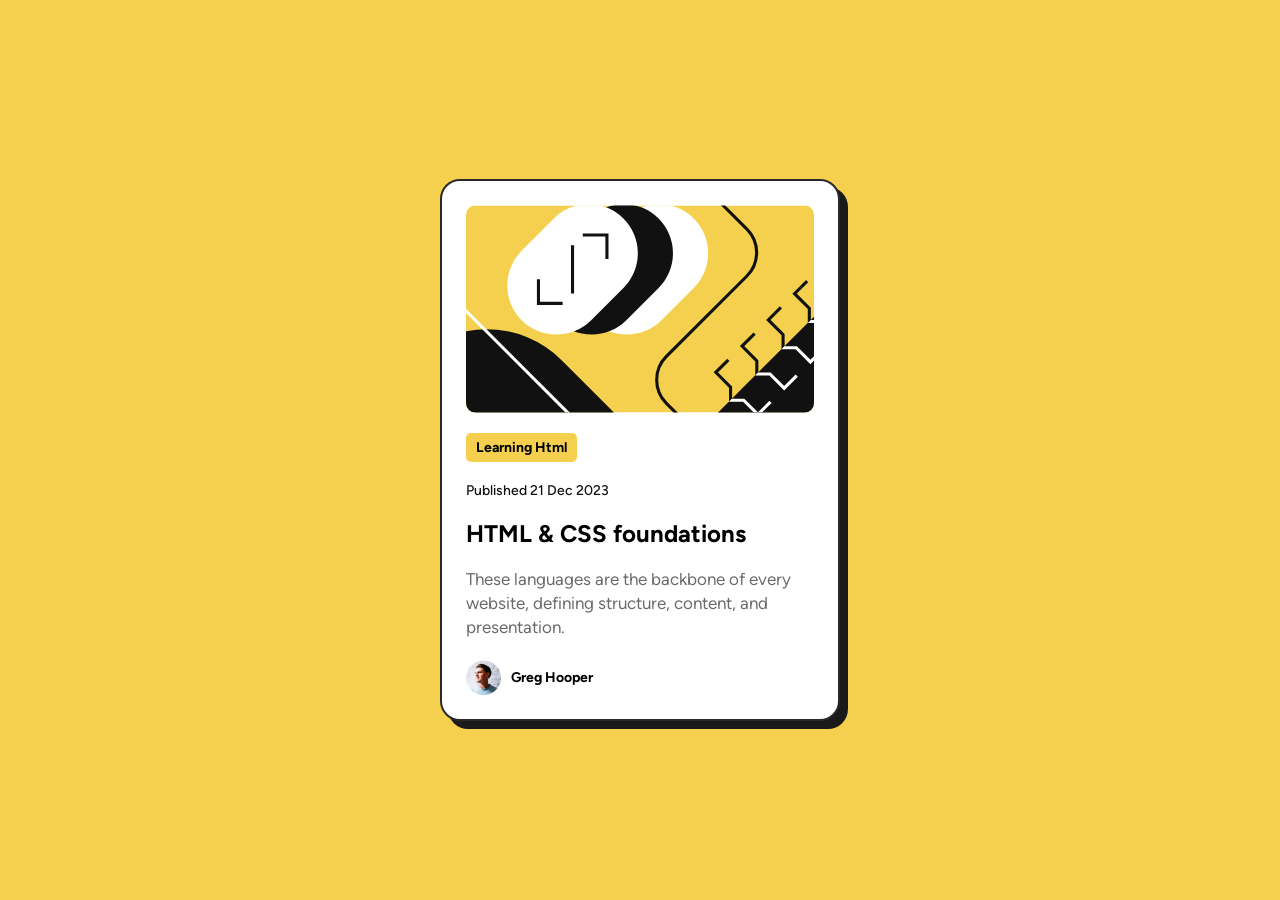
<file: day-1-blog-preview-card/index.html>
<!doctype html>
<html lang="en">
  <head>
    <meta charset="UTF-8" />
    <meta name="viewport" content="width=device-width, initial-scale=1.0" />
    <meta
      name="description"
      content="Blog preview card built using HTML & CSS"
    />
    <meta property="og:title" content="Frontend Mentor | Blog preview card" />
    <meta
      property="og:description"
      content="Blog preview card built using HTML & CSS"
    />
    <meta property="og:type" content="website" />
    <meta
      property="og:url"
      content="https://harshaweb09.github.io/Learning-by-building/day-1-blog-preview-card/"
    />
    <meta
      property="og:image"
      content="https://harshaweb09.github.io/Learning-by-building/day-1-blog-preview-card/preview.jpg"
    />
    <!-- displays site properly based on user's device -->
    <link
      rel="icon"
      type="image/png"
      sizes="32x32"
      href="./assets/images/favicon-32x32.png"
    />
    <title>Frontend Mentor | Blog preview card</title>
    <link rel="stylesheet" href="./style.css" />
  </head>
  <body>
    <main>
      <article class="card">
        <img
          class="card-img"
          src="./assets/images/illustration-article.svg"
          alt="Blog header graphic"
        />
        <p class="card-tag-p"><span class="card-tag">Learning Html </span></p>
        <p class="card-date">
          Published <time datetime="2023-12-21">21 Dec 2023</time>
        </p>
        <h1 class="card-title">HTML & CSS foundations</h1>
        <p class="card-body">
          These languages are the backbone of every website, defining structure,
          content, and presentation.
        </p>
        <footer class="card-author">
          <img
            src="./assets/images/image-avatar.webp"
            alt="Greg Hooper"
            class="author-avathar"
          />
          <span class="author-name">Greg Hooper</span>
        </footer>
      </article>
    </main>
  </body>
</html>
</file>
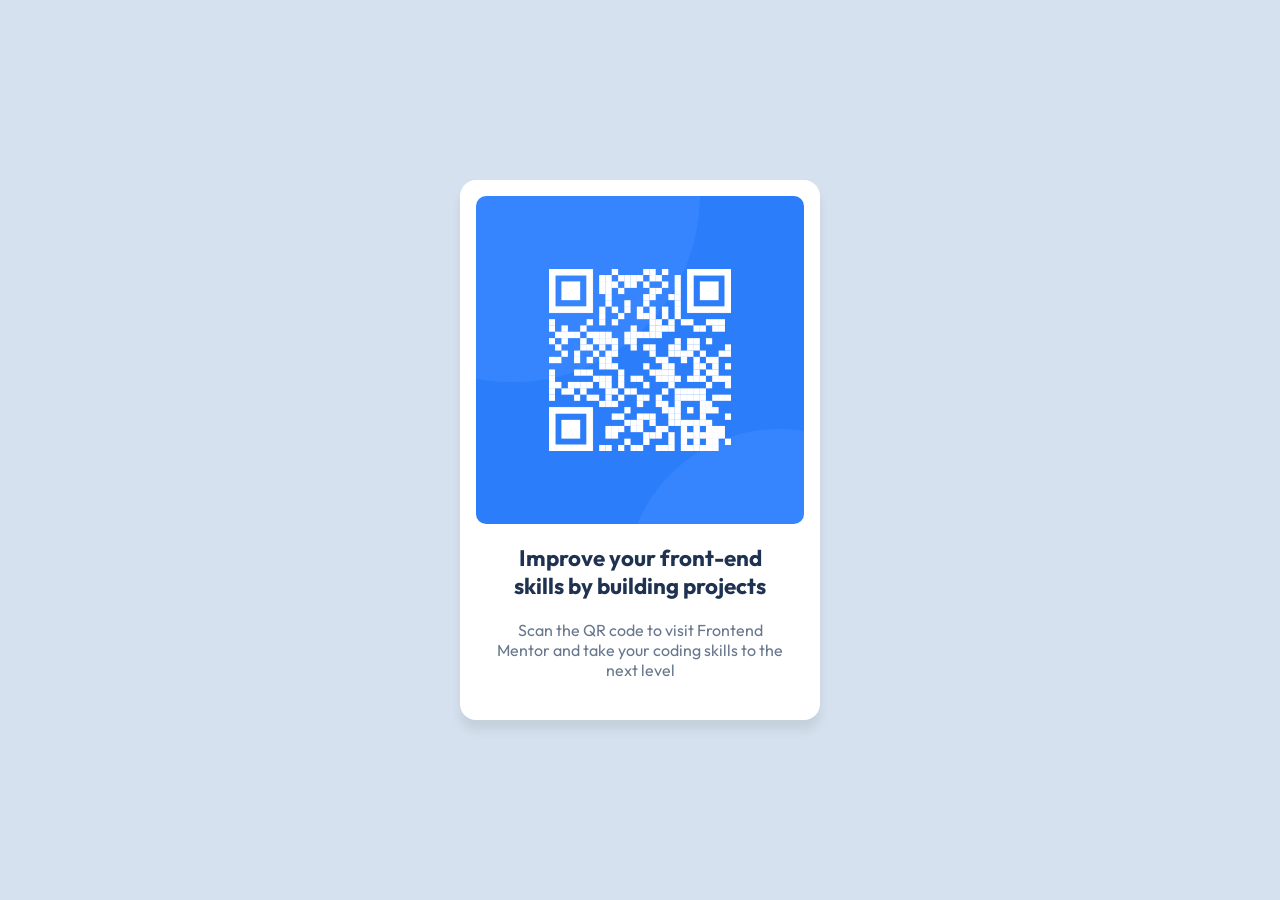
<file: day-1-qr-code-component/index.html>
<!doctype html>
<html lang="en">
  <head>
    <meta charset="UTF-8" />
    <meta name="viewport" content="width=device-width, initial-scale=1.0" />
    <!-- displays site properly based on user's device -->
    <link
      rel="icon"
      type="image/png"
      sizes="32x32"
      href="./images/favicon-32x32.png"
    />
    <title>Frontend Mentor | QR code component</title>
    <meta property="og:title" content="Frontend Mentor | QR code component" />
    <meta
      property="og:description"
      content="A QR code component built with HTML and CSS."
    />
    <meta property="og:type" content="website" />
    <meta
      property="og:url"
      content="https://harshaweb09.github.io/Learning-by-building/day-1-qr-code-component/"
    />
    <meta
      property="og:image"
      content="https://harshaweb09.github.io/Learning-by-building/day-1-qr-code-component/images/preview.png"
    />
    <link rel="preconnect" href="https://fonts.googleapis.com" />
    <link rel="preconnect" href="https://fonts.gstatic.com" crossorigin />
    <link
      href="https://fonts.googleapis.com/css2?family=Inter:ital,opsz,wght@0,14..32,100..900;1,14..32,100..900&family=Outfit:wght@100..900&family=Playfair+Display:ital,wght@0,400..900;1,400..900&display=swap"
      rel="stylesheet"
    />
    <link rel="stylesheet" href="./styles.css" />
  </head>
  <body>
    <div class="card">
      <img
        src="./images/image-qr-code.png"
        alt="QR code to visit frontend mentor"
      />
      <h1>Improve your front-end skills by building projects</h1>
      <p>
        Scan the QR code to visit Frontend Mentor and take your coding skills to
        the next level
      </p>
    </div>
  </body>
</html>
</file>
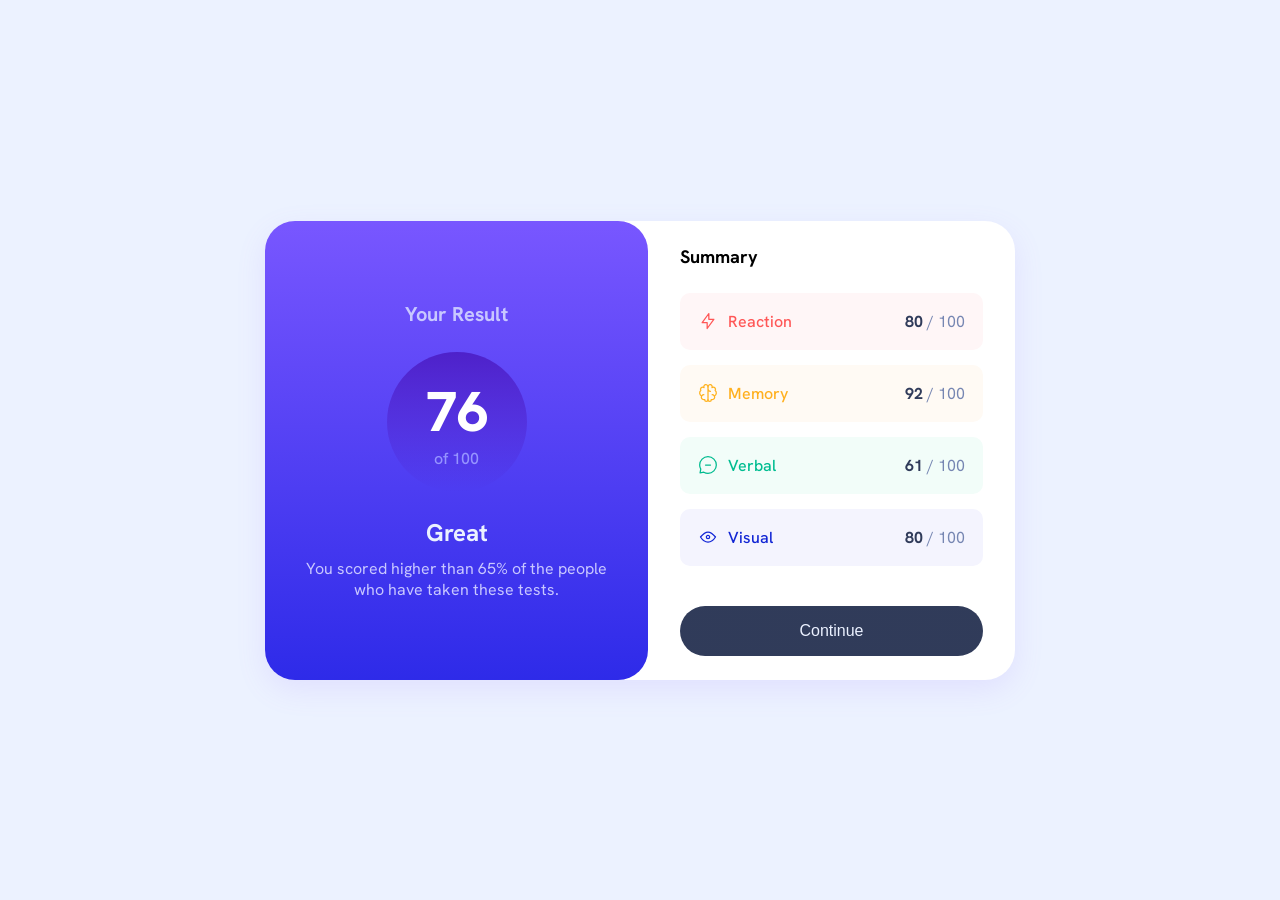
<file: results-summary-component-main/index.html>
<!doctype html>
<html lang="en">
  <head>
    <meta charset="UTF-8" />
    <meta name="viewport" content="width=device-width, initial-scale=1.0" />
    <title>Results summary component</title>
    <meta
      name="description"
      content="A clean, responsive results summary component challenge dashboard."
    />
    <meta property="og:type" content="profile" />
    <meta
      property="og:url"
      content="https://harshaweb09.github.io/Learning-by-building/results-summary-component-main/"
    />
    <meta property="og:title" content="Results Summary Component" />
    <meta
      property="og:description"
      content="View your test metrics analysis including reaction, memory, verbal, and visual scores."
    />
    <meta
      property="og:image"
      content="https://harshaweb09.github.io/Learning-by-building/results-summary-component-main/assets/images/preview.png"
    />
    <link rel="stylesheet" href="./style.css" />
  </head>
  <body>
    <main>
      <article class="result-summary-card">
        <section class="results-panel">
          <h1 class="pannel-title">Your Result</h1>
          <div class="score-display">
            <span class="score-obtained">76</span>
            <span class="score-total">of 100</span>
          </div>
          <p class="score-feedback">Great</p>
          <p class="score-comparison">
            You scored higher than 65% of the people who have taken these tests.
          </p>
        </section>
        <section class="summary-panel">
          <h2 class="pannel-title">Summary</h2>
          <ul class="metrics-list">
            <li class="metric-item reaction">
              <span class="metric-label">
                <img
                  src="./assets/images/icon-reaction.svg"
                  alt=""
                  aria-hidden="true"
                />
                Reaction
              </span>
              <span class="metric-score"><strong>80</strong> / 100</span>
            </li>
            <li class="metric-item memory">
              <span class="metric-label">
                <img
                  src="./assets/images/icon-memory.svg"
                  alt=""
                  aria-hidden="true"
                />
                Memory
              </span>
              <span class="metric-score"><strong>92</strong> / 100</span>
            </li>
            <li class="metric-item verbal">
              <span class="metric-label">
                <img
                  src="./assets/images/icon-verbal.svg"
                  alt=""
                  aria-hidden="true"
                />
                Verbal
              </span>
              <span class="metric-score"><strong>61</strong> / 100</span>
            </li>
            <li class="metric-item visual">
              <span class="metric-label">
                <img
                  src="./assets/images/icon-visual.svg"
                  alt=""
                  aria-hidden="true"
                />
                Visual
              </span>
              <span class="metric-score"><strong>80</strong> / 100</span>
            </li>
          </ul>
          <button class="btn-continue">Continue</button>
        </section>
      </article>
    </main>
  </body>
</html>
</file>
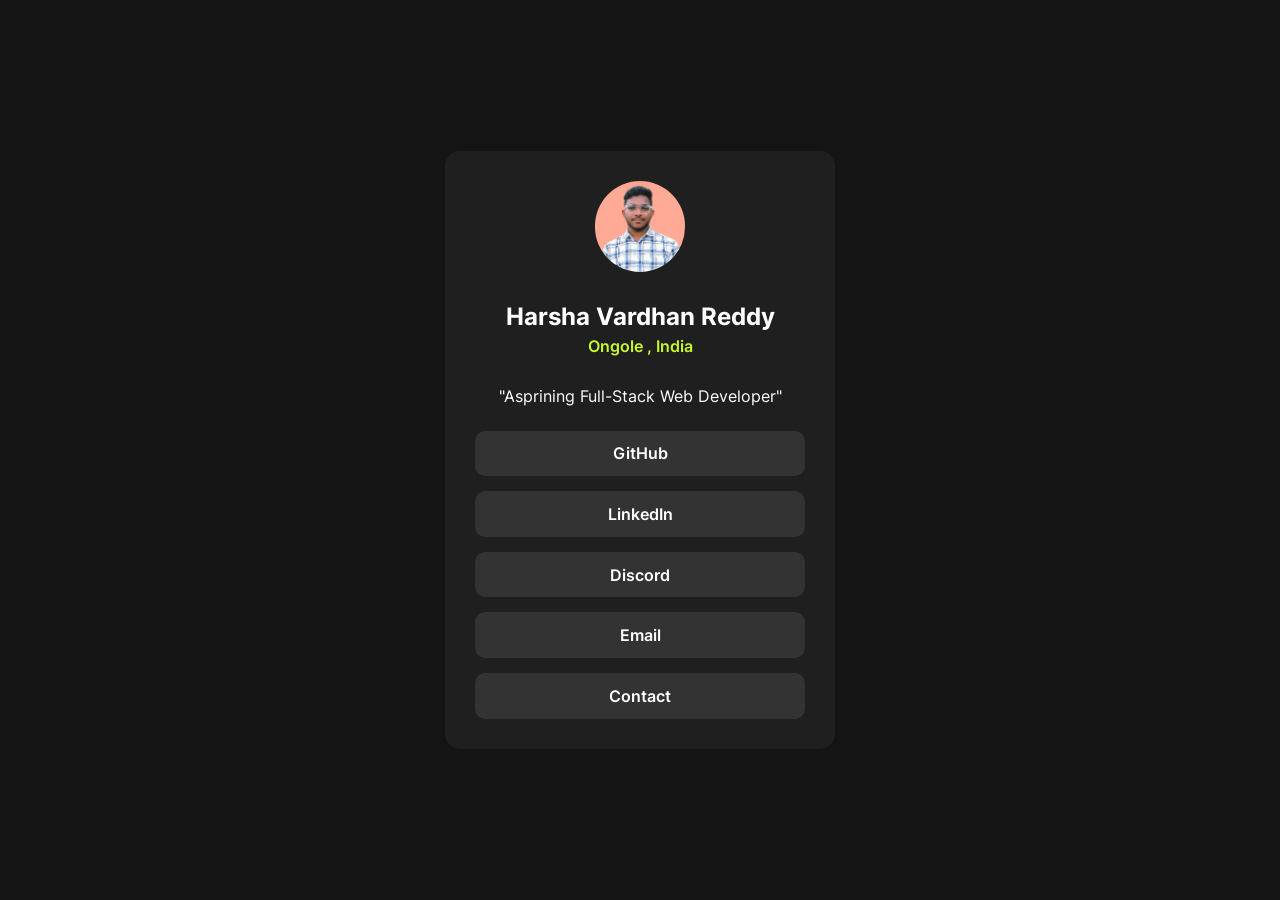
<file: social-links-profile-main/index.html>
<!doctype html>
<html lang="en">
  <head>
    <meta charset="UTF-8" />
    <meta name="viewport" content="width=device-width, initial-scale=1.0" />
    <meta
      name="description"
      content="Connect with Katari Harsha Vardhan Reddy, a BCA student and Frontend Developer from Ongole, India. Explore portfolio projects, GitHub repositories, and social links."
    />
    <title>
     Katari Harsha Vardhan Reddy | Frontend Developer & BCA Student
    </title>

    <meta property="og:type" content="profile" />
    <meta property="og:url" content="https://harshaweb09.github.io/Learning-by-building/social-links-profile-main/" /> 
    <meta property="og:title" content="Katari Harsha Vardhan Reddy | Frontend Developer & BCA Student" />
    <meta property="og:description" content="Connect with Katari Harsha Vardhan Reddy, a BCA student and Frontend Developer from Ongole, India. Explore portfolio projects, GitHub repositories, and social links." />
    <meta property="og:image" content="https://harshaweb09.github.io/Learning-by-building/social-links-profile-main/assets/images/preview.png" />

    <link rel="stylesheet" href="./style.css" />
  </head>
  <body>
    <main>
      <article class="profile-card">
        <header class="profile-header">
          <img
            src="./assets/images/Harsha.webp"
            alt="Katari Harsha Vardhan reddy"
            class="profile-img"
          />
          <h1>Harsha Vardhan Reddy</h1>
          <p class="location">Ongole , India</p>
          <p class="bio">"Asprining Full-Stack Web Developer"</p>
        </header>
        <nav class="profile-links">
          <a
            href="https://github.com/harshaweb09"
            target="_blank"
            rel="noopener noreferrer"
            >GitHub</a
          >
          <a
            href="https://www.linkedin.com/in/katari-harsha-vardhan-reddy/"
            target="_blank"
            rel="noopener noreferrer"
            >LinkedIn</a
          >
          <a
            href="https://discord.com/users/harshaweb09"
            target="_blank"
            rel="noopener noreferrer"
            >Discord</a
          >
          <a href="mailto:harsha.web09@gmail.com" target="_blank">Email</a>
          <a href="tel:+91">Contact</a>
        </nav>
      </article>
    </main>
  </body>
</html>
</file>
<file: day-1-blog-preview-card/style.css>
@font-face {
  font-family: "Figtree";
  src: url("./assets/fonts/Figtree-VariableFont_wght.ttf");
  font-weight: 100 900;
  font-style: normal;
}

* {
  padding: 0;
  margin: 0;
  box-sizing: border-box;
}

body {
  min-height: 100dvh;
  font-family: "Figtree", sans-serif;
  background-color: #f5d04e;
}

main {
  height: 100dvh;
  display: flex;
  align-items: center;
  justify-content: center;
}

.card {
  width: 90%;
  max-width: 400px;
  padding: 1.5rem;
  background-color: #fff;
  border: 2px solid #292929;
  box-shadow: 8px 8px 0px rgb(26, 26, 26);
  border-radius: 20px;
  display: flex;
  flex-direction: column;
  row-gap: 20px;
}

.card-img {
  width: 100%;
  border-radius: 10px;
}

/* .card-tag-p {
  background-color: #f5d04e;
} */

.card-tag {
  padding: 6px 10px;
  font-size: 14px;
  font-weight: 700;
  border-radius: 5px;
  display: inline-block;
  background-color: #f5d04e;
}

.card-date {
  font-size: 14px;
  font-weight: 500;
  color: hsl(0, 0%, 7%);
}

.card-title {
  font-size: 24px;
  cursor: pointer;
  transition: color 0.15s ease;
}

.card-title:hover {
  color: #f5d04e;
}

.card-body {
  font-size: 17px;
  line-height: 1.4;
  color: hsl(0, 0%, 42%);
}

.card-author {
  display: flex;
  align-items: center;
  gap: 10px;
}

.author-avathar {
  width: 35px;
}

.author-name {
  font-size: 14px;
  font-weight: 700;
}
</file>
<file: day-1-qr-code-component/styles.css>
* {
  margin: 0;
  padding: 0;
  box-sizing: border-box;
}

body {
  min-height: 100dvh;
  background-color: #d5e1ef;
  display: flex;
  justify-content: center;
  align-items: center;
  text-align: center;
  font-family: "Outfit", sans-serif;
}

.card {
  width: 90%;
  max-width: 360px;
  padding: 1rem 1rem 40px 1rem;
  border-radius: 16px;
  background-color: #fff;
  display: flex;
  flex-direction: column;
  gap: 20px;
  align-items: center;
  box-shadow: 0px 10px 10px rgba(70, 70, 70, 0.1);
}

.card img {
  width: 100%;
  border-radius: 10px;
}

.card h1 {
  font-size: 1.4rem;
  max-width: 90%;
  color: hsl(218, 44%, 22%);
}

.card p {
  font-size: 1rem;
  color: hsl(216, 15%, 48%);
  max-width: 90%;
}
</file>
<file: results-summary-component-main/style.css>
@font-face {
  font-family: "Hanken Grotesk";
  src: url(./assets/fonts/HankenGrotesk-VariableFont_wght.ttf);
}

* {
  margin: 0;
  padding: 0;
  box-sizing: border-box;
}
body {
  font-family: "Hanken Grotesk", sans-serif;
  min-height: 100dvh;
}

main {
  min-height: 100dvh;
  display: flex;
  align-items: center;
  justify-content: center;
  background-color: #ecf2ff;
}

.result-summary-card {
  width: 100%;
  max-width: 375px;
  background-color: #fff;
}

.results-panel {
  display: flex;
  flex-direction: column;
  align-items: center;
  justify-content: center;
  text-align: center;
  gap: 25px;
  padding: 1.5rem 2.5rem;
  background: linear-gradient(hsl(252, 100%, 67%), hsl(241, 81%, 54%));
  border-radius: 0 0 30px 30px;
}

h1 {
  color: hsl(241, 100%, 89%);
  font-size: 20px;
}

.score-display {
  width: 140px;
  height: 140px;
  border-radius: 50%;
  background: linear-gradient(hsla(256, 72%, 46%, 1), hsla(241, 72%, 46%, 0));
  display: flex;
  flex-direction: column;
  justify-content: center;
  align-items: center;
}

.score-obtained {
  color: white;
  font-size: 3.5rem;
  font-weight: 800;
}

.score-total {
  color: hsl(241, 100%, 79%);
  font-weight: 500;
}

.score-feedback {
  color: hsl(221, 100%, 96%);
  font-weight: 700;
  font-size: 24px;
  margin-bottom: -15px;
}

.score-comparison {
  color: hsl(241, 100%, 89%);
  font-size: 16px;
}

.summary-panel {
  display: flex;
  flex-direction: column;
  gap: 25px;
  padding: 1.5rem 2rem;
}

h2 {
  font-size: 18px;
}

.metrics-list {
  list-style-type: none;
}

.metric-item {
  padding: 18px;
  margin-bottom: 15px;
  border-radius: 10px;
  display: flex;
  justify-content: space-between;
  align-items: center;
}

.metric-label {
  display: flex;
  gap: 10px;
  align-items: center;
  font-weight: 500;
}

.metric-score {
  color: hsl(224, 28%, 58%);
}

.metric-score strong {
  color: hsl(224, 30%, 27%);
}

.reaction {
  background-color: #fff6f7;
}

.reaction .metric-label {
  color: hsl(0, 100%, 67%);
}

.memory {
  background-color: #fffaf4;
}

.memory .metric-label {
  color: hsl(39, 100%, 56%);
}

.verbal {
  background-color: #f2fdf9;
}

.verbal .metric-label {
  color: hsl(166, 100%, 37%);
}

.visual {
  background-color: #f4f4fe;
}

.visual .metric-label {
  color: hsl(234, 85%, 45%);
}

.btn-continue {
  background: linear-gradient(hsl(224, 30%, 27%), hsl(224, 30%, 27%));
  width: 100%;
  padding: 16px 0;
  border: none;
  border-radius: 35px;
  font-size: 16px;
  font-weight: 500;
  color: hsl(221, 100%, 96%);
  cursor: pointer;
}

.btn-continue:hover {
  background: linear-gradient(hsl(252, 100%, 67%), hsl(241, 81%, 54%));
}

@media (min-width: 715px) {
  main {
    padding: 30px;
  }

  .result-summary-card {
    display: flex;
    max-width: 750px;
    border-radius: 30px;
    box-shadow: 0 10px 30px hsl(240, 100%, 94%);
  }

  .results-panel,
  .summary-panel {
    flex: 1;
  }

  .results-panel {
    border-radius: 30px;
  }
}
</file>
<file: social-links-profile-main/style.css>
@font-face {
  font-family: "inter";
  src: url(./assets/fonts/Inter-VariableFont_slnt\,wght.ttf);
}

* {
  margin: 0;
  padding: 0;
  box-sizing: border-box;
}

body {
  min-height: 100dvh;
  font-family: "inter", sans-serif;
  background-color: hsl(0, 0%, 8%);
  color: white;
  text-align: center;
}

main {
  min-height: 100dvh;
  display: flex;
  justify-content: center;
  align-items: center;
  padding:0 1rem;
}

article {
  width: min(90%, 390px);
  padding: 30px;
  border-radius: 15px;
  display: flex;
  flex-direction: column;
  justify-content: center;
  align-items: center;
  gap: 25px;
  background-color: hsl(0, 0%, 12%);
}

.profile-header {
  display: flex;
  flex-direction: column;
  justify-content: center;
  align-items: center;
}

.profile-img {
  width: 90px;
  border-radius: 50%;
  margin-bottom: 30px;
}

.profile-header h1 {
  font-size: 1.5rem;
  margin-bottom: 5px;
}

.profile-header .location {
  font-weight: 600;
  color: hsl(75, 94%, 57%);
  margin-bottom: 30px;
}

.profile-links {
  display: flex;
  flex-direction: column;
  justify-content: center;
  align-items: center;
  gap: 15px;
  width: 100%;
}

.profile-links a {
  text-decoration: none;
  color: white;
  background-color: hsl(0, 0%, 20%);
  width: 100%;
  border-radius: 10px;
  font-weight: 600;

  padding: 0.8rem 0;
  transition:
    background-color 150ms ease,
    color 150ms ease;
}

.profile-links a:hover,
.profile-links a:focus-visible {
  background-color: hsl(75, 94%, 57%);
  color: hsl(0, 0%, 12%);
}

/* .profile-links a:focus-visible {
  outline: 2px solid hsl(75, 94%, 57%);
  outline-offset: 3px;
} */
</file>
